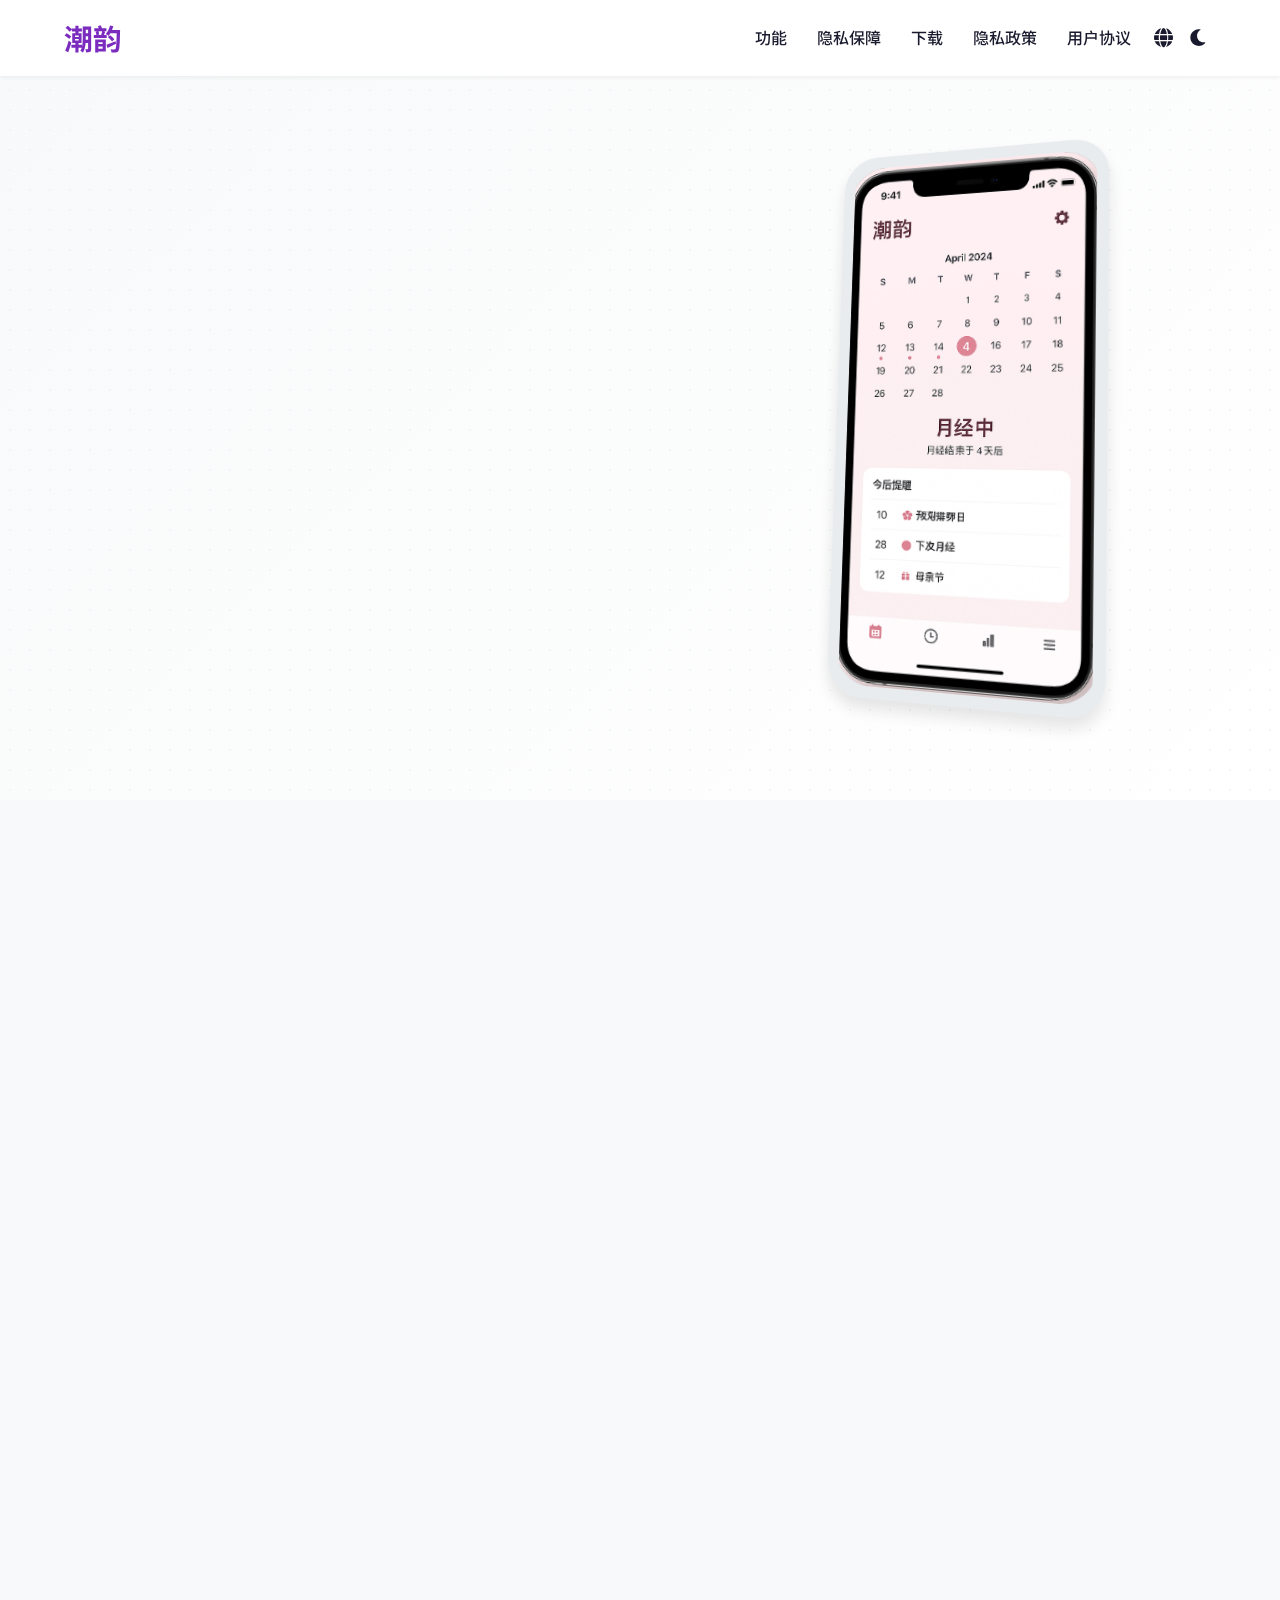
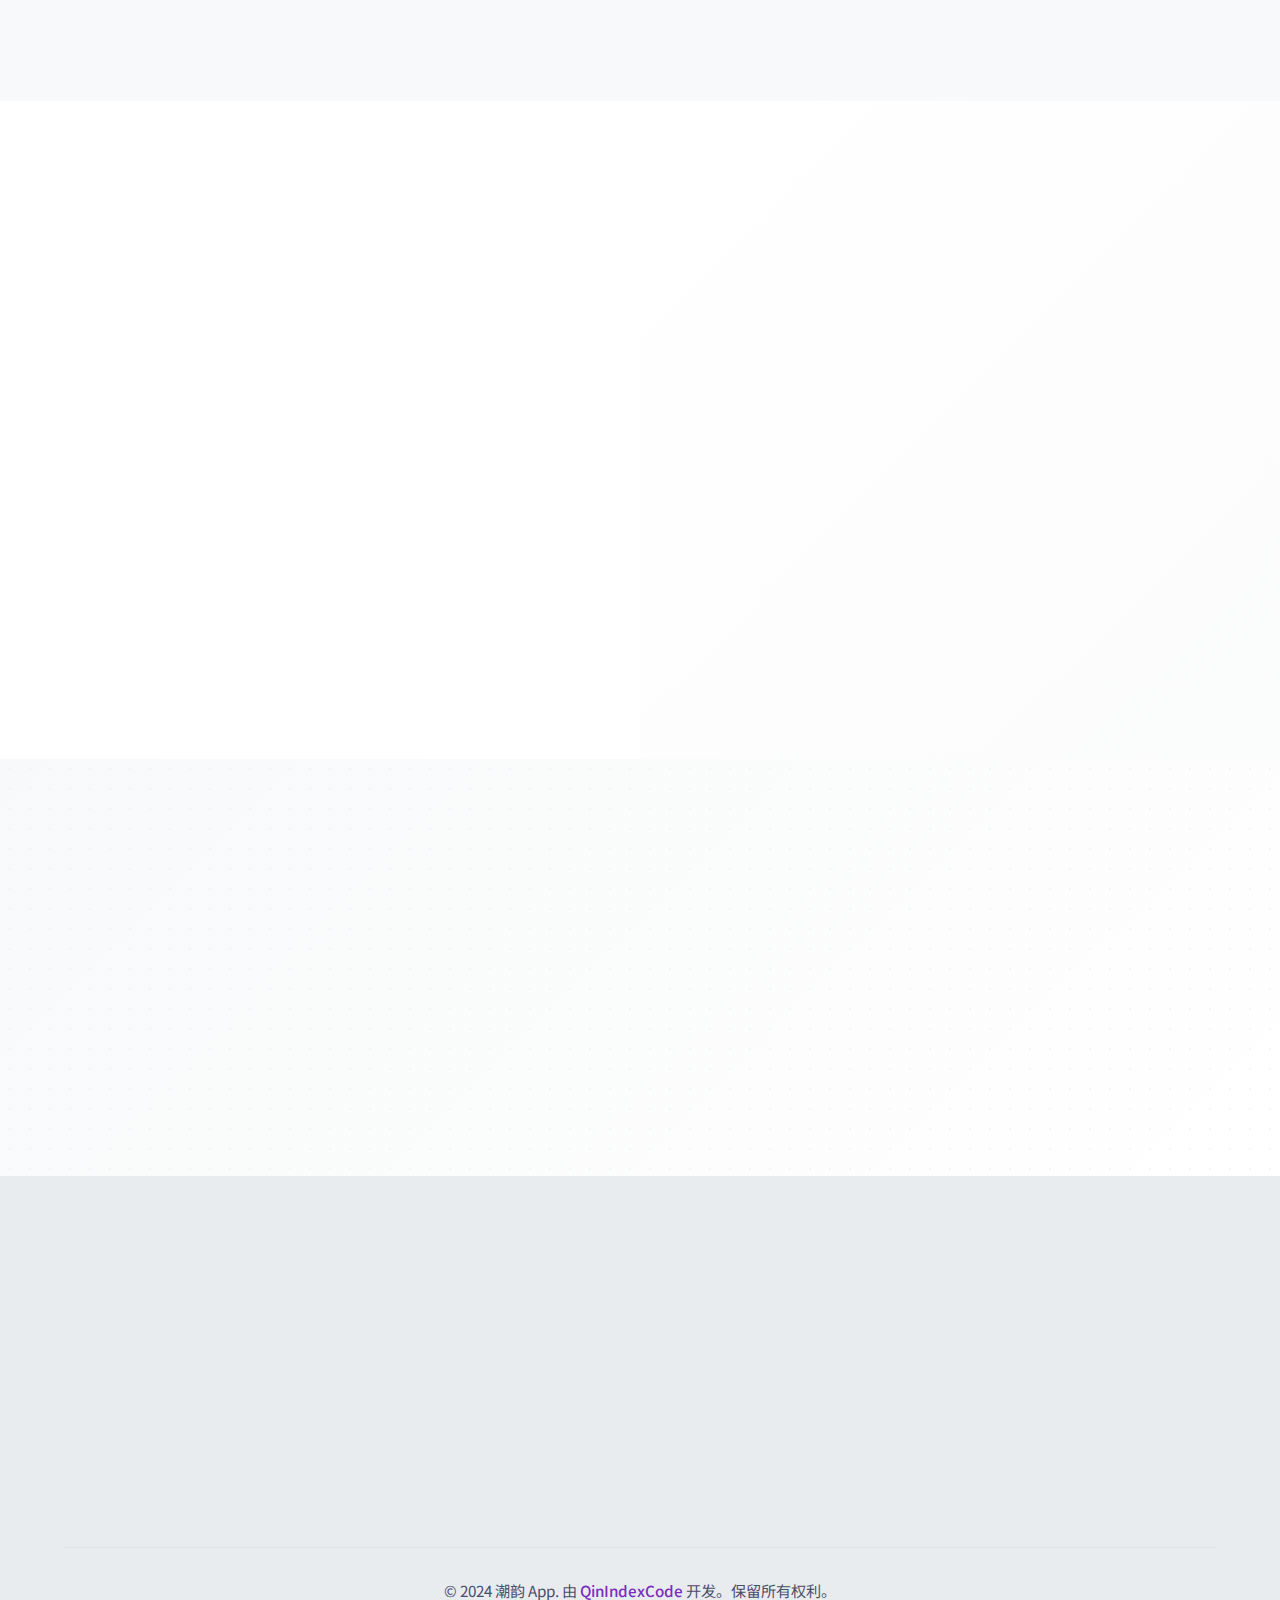
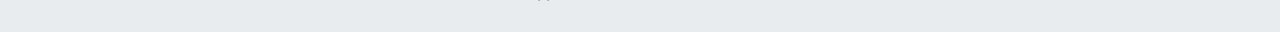
<file: index.html>
<!DOCTYPE html>
<html lang="zh-CN" class="light-mode">
<head>
    <meta charset="UTF-8">
    <meta name="viewport" content="width=device-width, initial-scale=1.0">
    <title>潮韵 - 专业的生理期追踪应用</title>
    <link rel="stylesheet" href="css/styles.css">
    <link rel="stylesheet" href="https://cdnjs.cloudflare.com/ajax/libs/font-awesome/6.0.0-beta3/css/all.min.css">
    <link rel="preconnect" href="https://fonts.googleapis.com">
    <link rel="preconnect" href="https://fonts.gstatic.com" crossorigin>
    <link href="https://fonts.googleapis.com/css2?family=Noto+Sans+SC:wght@300;400;500;600;700&display=swap" rel="stylesheet">
</head>
<body>
    <header>
        <nav>
            <div class="logo">
                <span class="logo-text">潮韵</span>
            </div>
            <div class="nav-links">
                <a href="#features" class="nav-link">功能</a>
                <a href="#privacy" class="nav-link">隐私保障</a>
                <a href="#download" class="nav-link">下载</a>
                <a href="privacy.html" class="nav-link">隐私政策</a>
                <a href="terms.html" class="nav-link">用户协议</a>
                <button id="language-toggle" class="icon-btn" aria-label="切换语言">
                    <i class="fas fa-globe"></i>
                </button>
                <button id="theme-toggle" class="icon-btn" aria-label="切换主题">
                    <i class="fas fa-moon"></i>
                </button>
            </div>
            <div class="menu-toggle">
                <i class="fas fa-bars"></i>
            </div>
        </nav>
    </header>

    <section class="hero">
        <div class="hero-content">
            <h1 class="reveal-text"><span class="accent">潮韵</span> - 您的专业生理期管理工具</h1>
            <p class="reveal-text delay-1">安全、私密、精准的生理期追踪应用，由个人开发者 QinIndexCode 精心打造</p>
            <div class="hero-buttons reveal-text delay-2">
                <a href="#download" class="btn primary">立即下载</a>
                <a href="#features" class="btn secondary">了解更多</a>
            </div>
        </div>
        <div class="hero-image reveal-slide">
            <div class="phone-mockup">
                <img src="images/app-preview.png" alt="潮韵应用预览" class="app-preview">
            </div>
        </div>
    </section>

    <section id="features" class="features">
        <h2 class="section-title reveal-text">核心功能</h2>
        <div class="feature-grid">
            <div class="feature-card reveal-fade">
                <div class="feature-icon">
                    <i class="fas fa-shield-alt"></i>
                </div>
                <h3>数据本地化</h3>
                <p>所有数据存储在您的设备上，确保隐私安全，无需担心数据泄露</p>
            </div>
            <div class="feature-card reveal-fade delay-1">
                <div class="feature-icon">
                    <i class="fas fa-bell"></i>
                </div>
                <h3>智能提醒</h3>
                <p>节日提醒、经期临近提醒、生日提醒，重要日子不再错过</p>
            </div>
            <div class="feature-card reveal-fade delay-2">
                <div class="feature-icon">
                    <i class="fas fa-calculator"></i>
                </div>
                <h3>本地算法</h3>
                <p>预测算法全部在本地运行，不进行任何联网，保护您的隐私</p>
            </div>
            <div class="feature-card reveal-fade delay-3">
                <div class="feature-icon">
                    <i class="fas fa-language"></i>
                </div>
                <h3>多语言支持</h3>
                <p>支持中文和英文界面，满足不同用户的需求</p>
            </div>
            <div class="feature-card reveal-fade delay-4">
                <div class="feature-icon">
                    <i class="fas fa-paint-brush"></i>
                </div>
                <h3>多主题选择</h3>
                <p>多种主题可选，个性化您的应用界面</p>
            </div>
            <div class="feature-card reveal-fade delay-5">
                <div class="feature-icon">
                    <i class="fas fa-code"></i>
                </div>
                <h3>个人开发</h3>
                <p>由GitHub开发者QinIndexCode独立开发，专注用户体验</p>
            </div>
        </div>
    </section>

    <section id="privacy" class="privacy">
        <div class="privacy-content reveal-slide">
            <h2 class="section-title">隐私至上</h2>
            <p>在潮韵，我们深知生理期数据的敏感性。因此，我们采取了以下措施保护您的隐私：</p>
            <ul class="privacy-list">
                <li class="reveal-fade"><i class="fas fa-check"></i> <span>所有数据仅存储在您的设备上</span></li>
                <li class="reveal-fade delay-1"><i class="fas fa-check"></i> <span>无需创建账户或提供个人信息</span></li>
                <li class="reveal-fade delay-2"><i class="fas fa-check"></i> <span>应用不收集任何用户数据</span></li>
                <li class="reveal-fade delay-3"><i class="fas fa-check"></i> <span>无广告，无追踪</span></li>
                <li class="reveal-fade delay-4"><i class="fas fa-check"></i> <span>开源代码，透明可信</span></li>
            </ul>
            <a href="privacy.html" class="btn secondary reveal-fade delay-5">查看完整隐私政策</a>
        </div>
        <div class="privacy-image reveal-slide-right">
            <img src="images/privacy.png" alt="隐私保障插图" class="privacy-illustration">
        </div>
    </section>

    <section id="download" class="download">
        <h2 class="section-title reveal-text">立即下载</h2>
        <p class="reveal-text delay-1">开始使用潮韵，掌握您的生理周期</p>
        <div class="download-options reveal-fade delay-2">
            <a href="https://github.com/QinIndexCode/chaoyun/releases" class="download-btn" target="_blank">
                <i class="fab fa-github"></i>
                <span>GitHub 下载</span>
            </a>
            <a href="#" class="download-btn">
                <i class="fab fa-google-play"></i>
                <span>Google Play</span>
            </a>
            <a href="#" class="download-btn">
                <i class="fab fa-apple"></i>
                <span>App Store</span>
            </a>
        </div>
    </section>

    <footer>
        <div class="footer-content">
            <div class="footer-logo reveal-fade">
                <h3>潮韵</h3>
                <p>您的专业生理期管理工具</p>
            </div>
            <div class="footer-links reveal-fade delay-1">
                <h4>链接</h4>
                <a href="#features">功能</a>
                <a href="#privacy">隐私</a>
                <a href="#download">下载</a>
                <a href="privacy.html">隐私政策</a>
                <a href="terms.html">用户协议</a>
            </div>
            <div class="footer-contact reveal-fade delay-2">
                <h4>联系开发者</h4>
                <a href="https://github.com/QinIndexCode" target="_blank"><i class="fab fa-github"></i> GitHub</a>
                <a href="mailto:contact@chaoyun-app.com"><i class="fas fa-envelope"></i> Email</a>
            </div>
        </div>
        <div class="footer-bottom">
            <p>&copy; 2024 潮韵 App. 由 <a href="https://github.com/QinIndexCode" target="_blank">QinIndexCode</a> 开发。保留所有权利。</p>
        </div>
    </footer>

    <script src="js/main.js"></script>
</body>
</html>
</file>
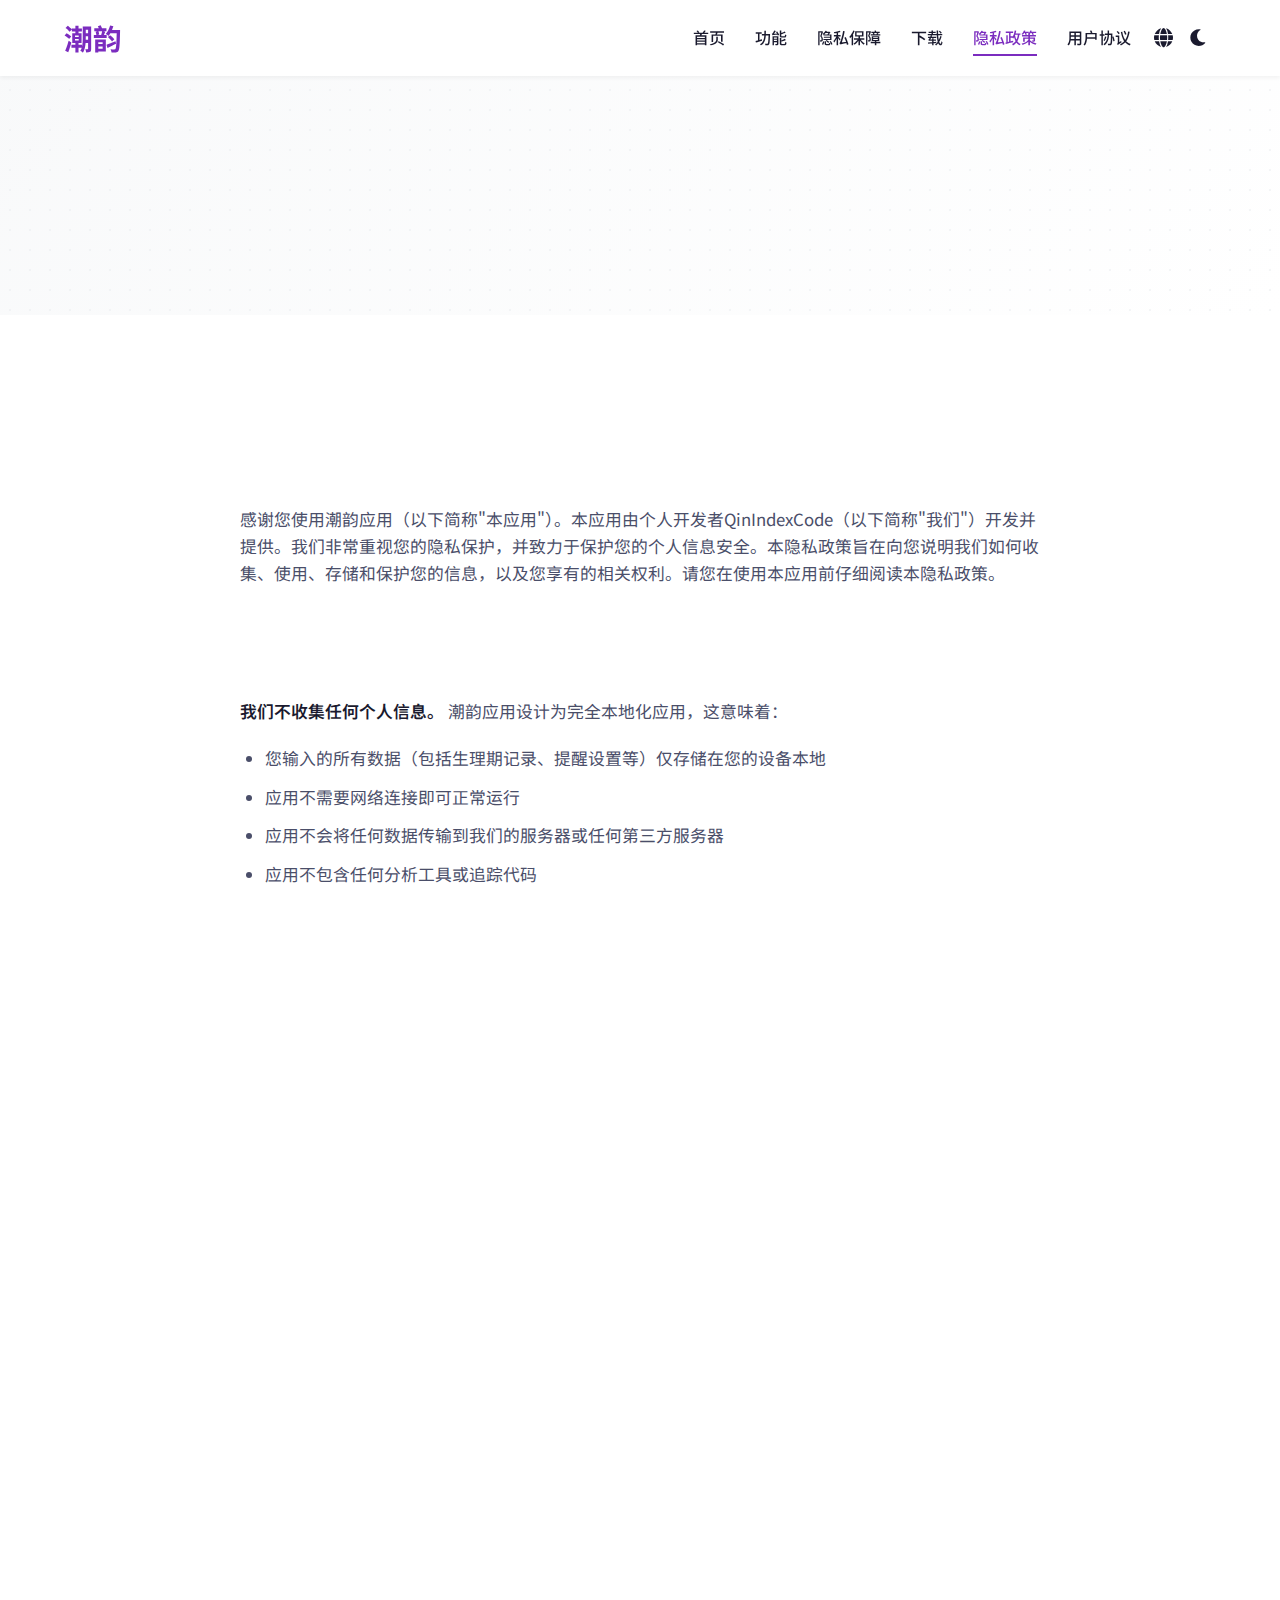
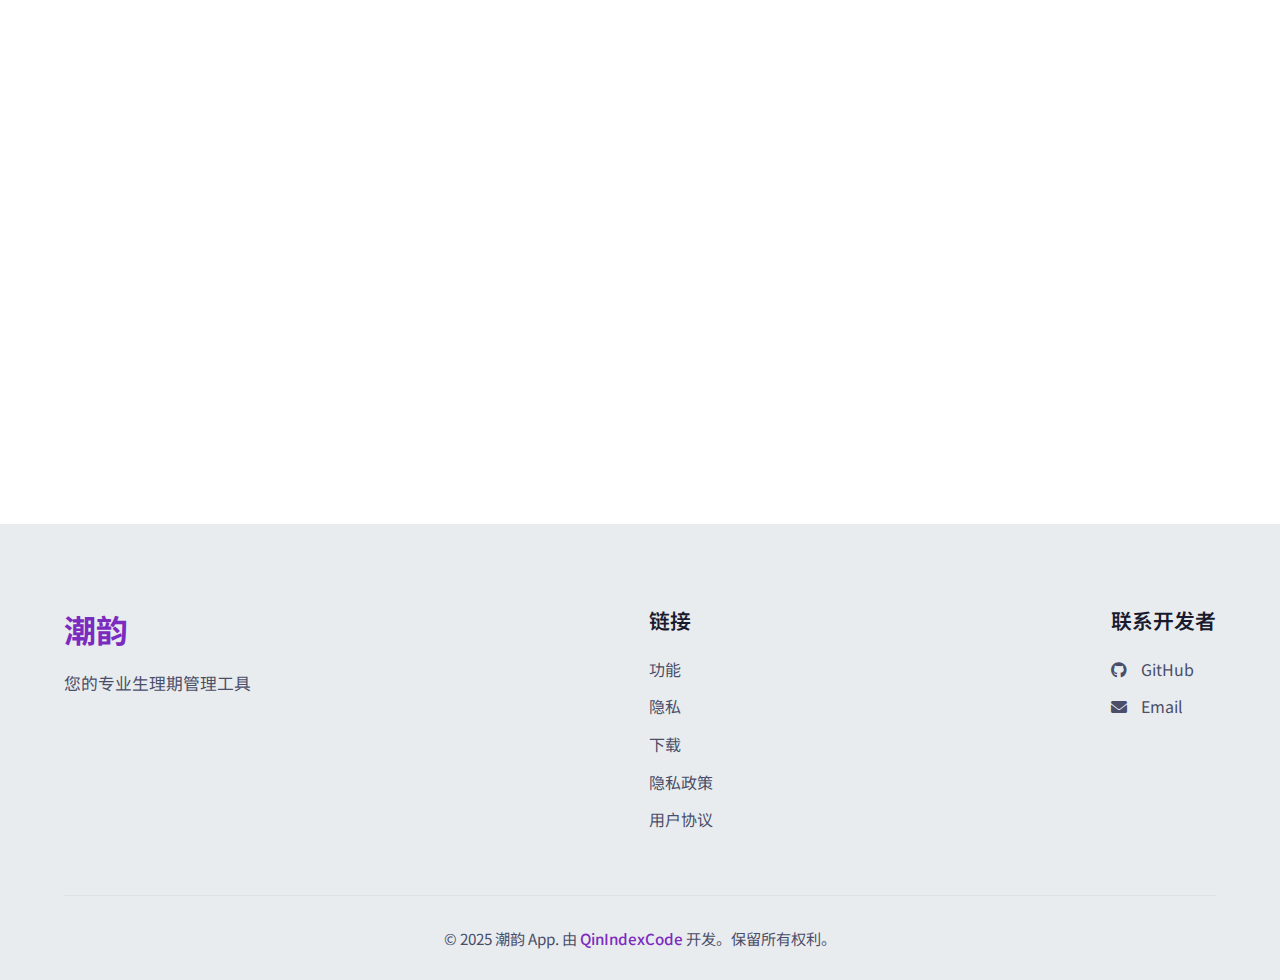
<file: privacy.html>
<!DOCTYPE html>
<html lang="zh-CN" class="light-mode">
<head>
    <meta charset="UTF-8">
    <meta name="viewport" content="width=device-width, initial-scale=1.0">
    <title>隐私政策 - 潮韵</title>
    <link rel="stylesheet" href="css/styles.css">
    <link rel="stylesheet" href="https://cdnjs.cloudflare.com/ajax/libs/font-awesome/6.0.0-beta3/css/all.min.css">
    <link rel="preconnect" href="https://fonts.googleapis.com">
    <link rel="preconnect" href="https://fonts.gstatic.com" crossorigin>
    <link href="https://fonts.googleapis.com/css2?family=Noto+Sans+SC:wght@300;400;500;600;700&display=swap" rel="stylesheet">
</head>
<body>
    <header>
        <nav>
            <div class="logo">
                <span class="logo-text">潮韵</span>
            </div>
            <div class="nav-links">
                <a href="index.html" class="nav-link">首页</a>
                <a href="index.html#features" class="nav-link">功能</a>
                <a href="index.html#privacy" class="nav-link">隐私保障</a>
                <a href="index.html#download" class="nav-link">下载</a>
                <a href="privacy.html" class="nav-link active">隐私政策</a>
                <a href="terms.html" class="nav-link">用户协议</a>
                <button id="language-toggle" class="icon-btn" aria-label="切换语言">
                    <i class="fas fa-globe"></i>
                </button>
                <button id="theme-toggle" class="icon-btn" aria-label="切换主题">
                    <i class="fas fa-moon"></i>
                </button>
            </div>
            <div class="menu-toggle">
                <i class="fas fa-bars"></i>
            </div>
        </nav>
    </header>

    <section class="page-header">
        <h1 class="reveal-text">隐私政策</h1>
        <p class="reveal-text delay-1">最后更新: 2024年5月23日</p>
    </section>

    <section class="content-section">
        <div class="container">
            <div class="policy-content">
                <h2 class="reveal-text">引言</h2>
                <p class="reveal-fade">感谢您使用潮韵应用（以下简称"本应用"）。本应用由个人开发者QinIndexCode（以下简称"我们"）开发并提供。我们非常重视您的隐私保护，并致力于保护您的个人信息安全。本隐私政策旨在向您说明我们如何收集、使用、存储和保护您的信息，以及您享有的相关权利。请您在使用本应用前仔细阅读本隐私政策。</p>

                <h2 class="reveal-text">信息收集</h2>
                <p class="reveal-fade"><strong>我们不收集任何个人信息。</strong> 潮韵应用设计为完全本地化应用，这意味着：</p>
                <ul class="reveal-fade delay-1">
                    <li>您输入的所有数据（包括生理期记录、提醒设置等）仅存储在您的设备本地</li>
                    <li>应用不需要网络连接即可正常运行</li>
                    <li>应用不会将任何数据传输到我们的服务器或任何第三方服务器</li>
                    <li>应用不包含任何分析工具或追踪代码</li>
                </ul>

                <h2 class="reveal-text">数据存储</h2>
                <p class="reveal-fade">所有数据均存储在您设备的本地存储中。您可以随时通过应用内的设置选项备份或删除您的数据。如果您卸载应用，所有相关数据将从您的设备中删除，且无法恢复。</p>

                <h2 class="reveal-text">权限使用</h2>
                <p class="reveal-fade">本应用可能会请求以下设备权限：</p>
                <ul class="reveal-fade delay-1">
                    <li><strong>存储权限</strong>：用于备份和恢复您的数据</li>
                    <li><strong>通知权限</strong>：用于发送您设置的提醒</li>
                </ul>
                <p class="reveal-fade delay-2">您可以随时在设备设置中管理这些权限。</p>

                <h2 class="reveal-text">第三方服务</h2>
                <p class="reveal-fade">本应用不使用任何第三方服务、分析工具或广告服务。</p>

                <h2 class="reveal-text">儿童隐私</h2>
                <p class="reveal-fade">本应用不针对13岁以下儿童设计。我们不会故意收集13岁以下儿童的个人信息。如果您是父母或监护人，发现您的孩子向我们提供了个人信息，请联系我们，我们将采取措施删除相关信息。</p>

                <h2 class="reveal-text">隐私政策更新</h2>
                <p class="reveal-fade">我们可能会不时更新本隐私政策。当我们进行重大变更时，我们会在应用内通知您，并提供更新后的隐私政策。我们建议您定期查看本页面以获取最新信息。</p>

                <h2 class="reveal-text">联系我们</h2>
                <p class="reveal-fade">如果您对本隐私政策有任何疑问或建议，请通过以下方式联系我们：</p>
                <p class="reveal-fade delay-1">GitHub: <a href="https://github.com/QinIndexCode" target="_blank">QinIndexCode</a></p>
                <p class="reveal-fade delay-2">Email: contact@chaoyun-app.com</p>
            </div>
        </div>
    </section>

    <footer>
        <div class="footer-content">
            <div class="footer-logo">
                <h3>潮韵</h3>
                <p>您的专业生理期管理工具</p>
            </div>
            <div class="footer-links">
                <h4>链接</h4>
                <a href="index.html#features">功能</a>
                <a href="index.html#privacy">隐私</a>
                <a href="index.html#download">下载</a>
                <a href="privacy.html">隐私政策</a>
                <a href="terms.html">用户协议</a>
            </div>
            <div class="footer-contact">
                <h4>联系开发者</h4>
                <a href="https://github.com/QinIndexCode" target="_blank"><i class="fab fa-github"></i> GitHub</a>
                <a href="mailto:contact@chaoyun-app.com"><i class="fas fa-envelope"></i> Email</a>
            </div>
        </div>
        <div class="footer-bottom">
            <p>&copy; 2025 潮韵 App. 由 <a href="https://github.com/QinIndexCode" target="_blank">QinIndexCode</a> 开发。保留所有权利。</p>
        </div>
    </footer>

    <script src="js/main.js"></script>
</body>
</html>
</file>
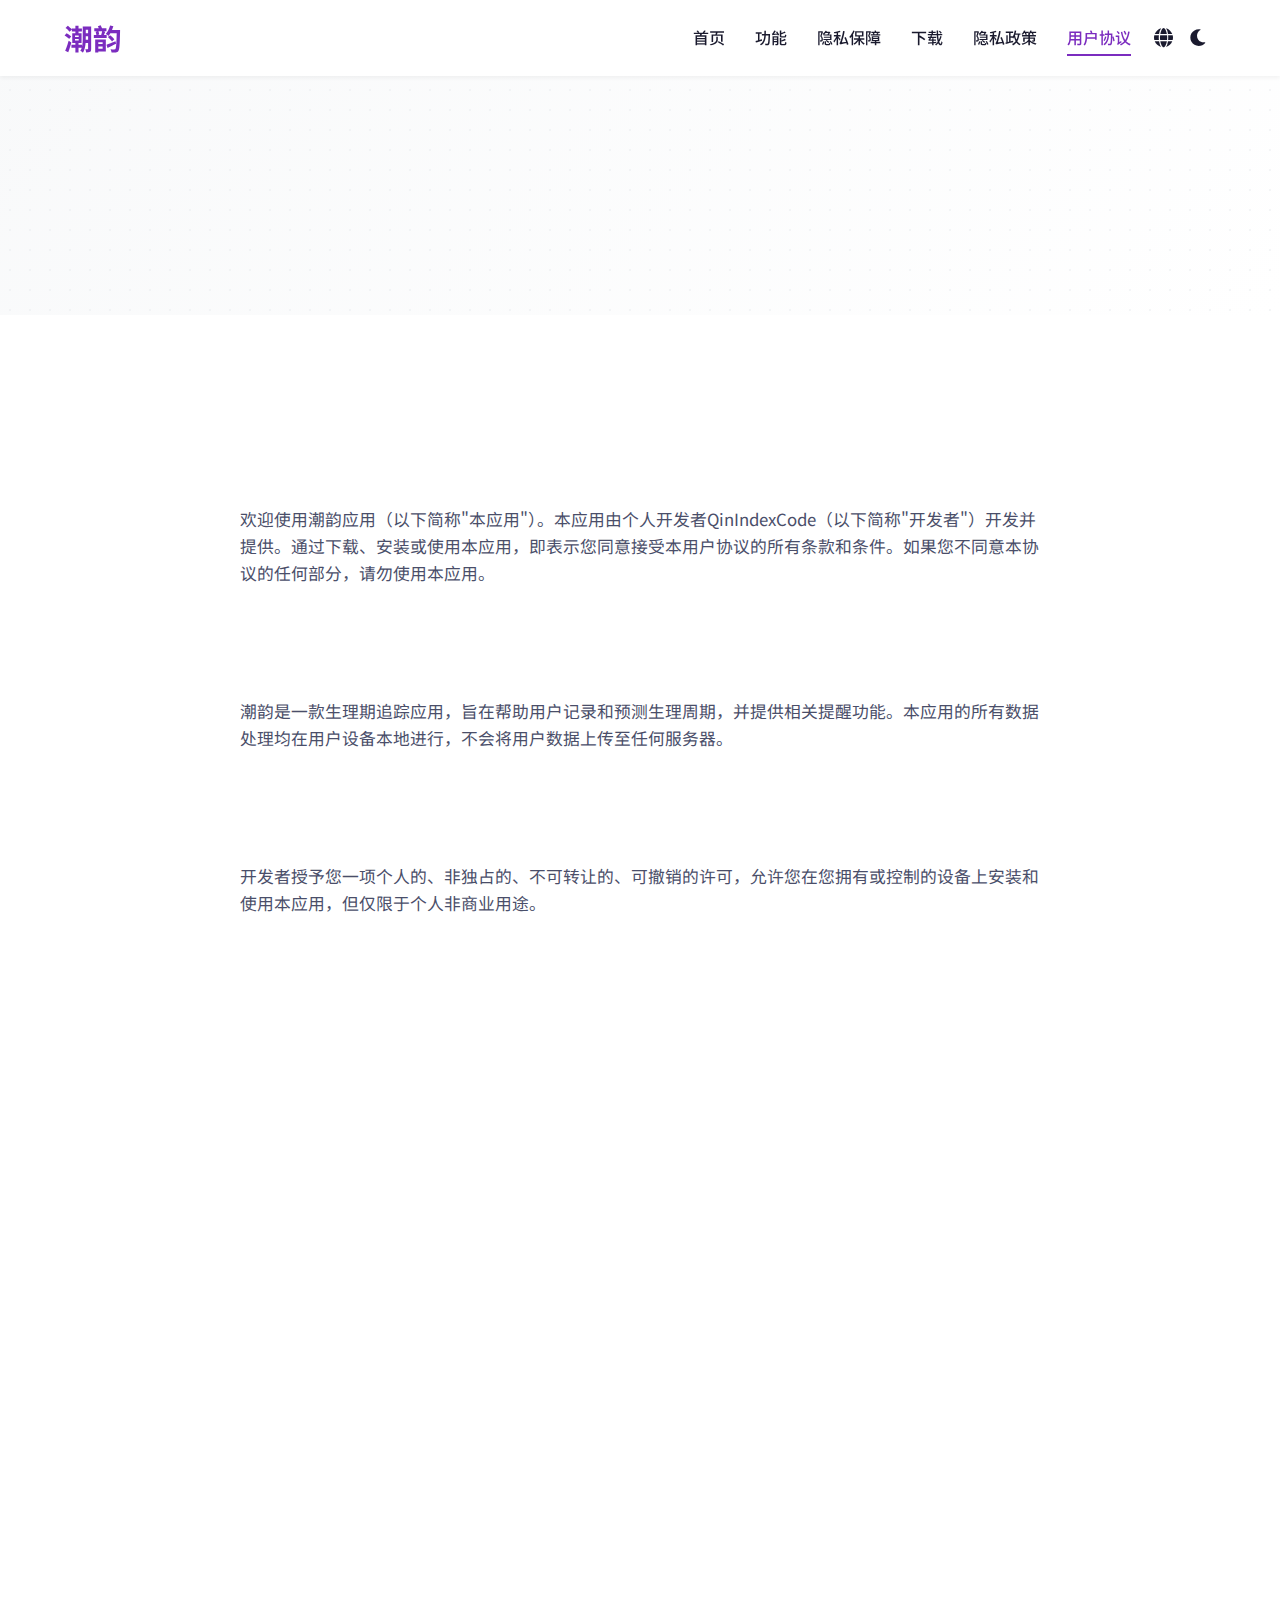
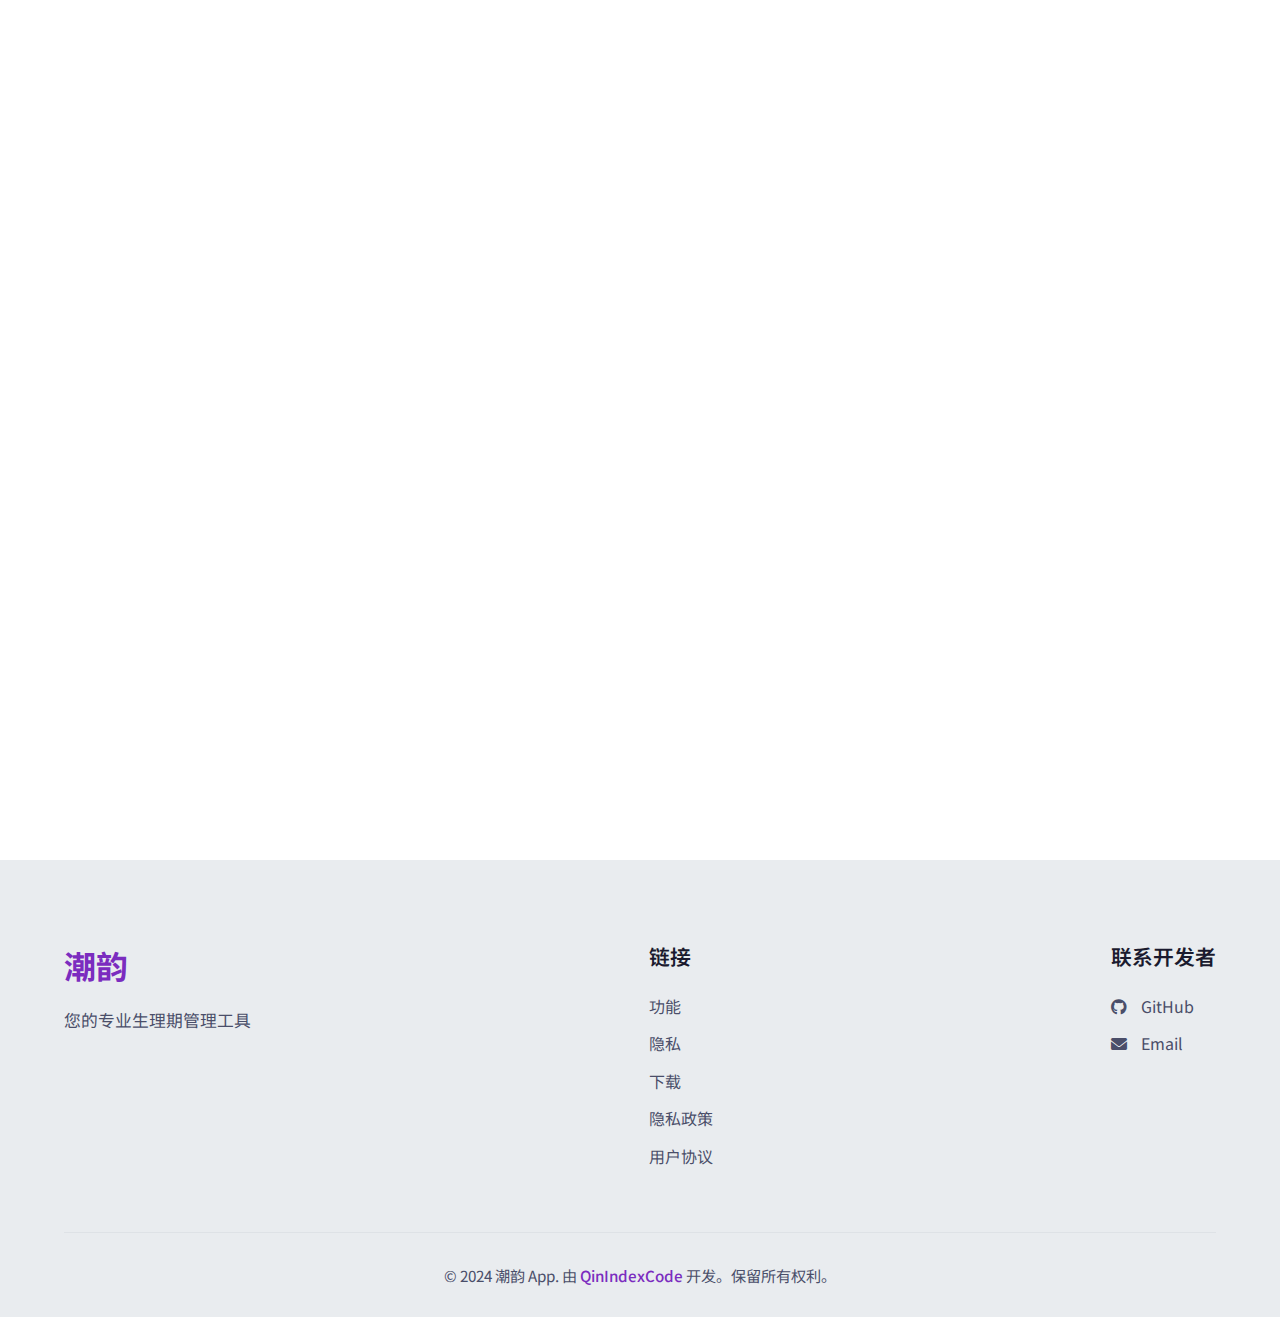
<file: terms.html>
<!DOCTYPE html>
<html lang="zh-CN" class="light-mode">
<head>
    <meta charset="UTF-8">
    <meta name="viewport" content="width=device-width, initial-scale=1.0">
    <title>用户协议 - 潮韵</title>
    <link rel="stylesheet" href="css/styles.css">
    <link rel="stylesheet" href="https://cdnjs.cloudflare.com/ajax/libs/font-awesome/6.0.0-beta3/css/all.min.css">
    <link rel="preconnect" href="https://fonts.googleapis.com">
    <link rel="preconnect" href="https://fonts.gstatic.com" crossorigin>
    <link href="https://fonts.googleapis.com/css2?family=Noto+Sans+SC:wght@300;400;500;600;700&display=swap" rel="stylesheet">
</head>
<body>
    <header>
        <nav>
            <div class="logo">
                <span class="logo-text">潮韵</span>
            </div>
            <div class="nav-links">
                <a href="index.html" class="nav-link">首页</a>
                <a href="index.html#features" class="nav-link">功能</a>
                <a href="index.html#privacy" class="nav-link">隐私保障</a>
                <a href="index.html#download" class="nav-link">下载</a>
                <a href="privacy.html" class="nav-link">隐私政策</a>
                <a href="terms.html" class="nav-link active">用户协议</a>
                <button id="language-toggle" class="icon-btn" aria-label="切换语言">
                    <i class="fas fa-globe"></i>
                </button>
                <button id="theme-toggle" class="icon-btn" aria-label="切换主题">
                    <i class="fas fa-moon"></i>
                </button>
            </div>
            <div class="menu-toggle">
                <i class="fas fa-bars"></i>
            </div>
        </nav>
    </header>

    <section class="page-header">
        <h1 class="reveal-text">用户协议</h1>
        <p class="reveal-text delay-1">最后更新: 2024年4月23日</p>
    </section>

    <section class="content-section">
        <div class="container">
            <div class="policy-content">
                <h2 class="reveal-text">接受条款</h2>
                <p class="reveal-fade">欢迎使用潮韵应用（以下简称"本应用"）。本应用由个人开发者QinIndexCode（以下简称"开发者"）开发并提供。通过下载、安装或使用本应用，即表示您同意接受本用户协议的所有条款和条件。如果您不同意本协议的任何部分，请勿使用本应用。</p>

                <h2 class="reveal-text">应用描述</h2>
                <p class="reveal-fade">潮韵是一款生理期追踪应用，旨在帮助用户记录和预测生理周期，并提供相关提醒功能。本应用的所有数据处理均在用户设备本地进行，不会将用户数据上传至任何服务器。</p>

                <h2 class="reveal-text">使用许可</h2>
                <p class="reveal-fade">开发者授予您一项个人的、非独占的、不可转让的、可撤销的许可，允许您在您拥有或控制的设备上安装和使用本应用，但仅限于个人非商业用途。</p>

                <h2 class="reveal-text">使用限制</h2>
                <p class="reveal-fade">您同意不会：</p>
                <ul class="reveal-fade delay-1">
                    <li>对本应用进行反向工程、反编译或试图获取源代码（除非适用法律明确允许）</li>
                    <li>移除、更改或掩盖本应用中的任何版权、商标或其他专有权声明</li>
                    <li>将本应用用于任何非法目的或违反任何适用法律法规的活动</li>
                    <li>分发、出租、出借、转售、转让、公开展示或公开表演本应用的任何部分</li>
                    <li>使用本应用传输任何病毒、蠕虫、木马或其他恶意代码</li>
                </ul>

                <h2 class="reveal-text">免责声明</h2>
                <p class="reveal-fade">本应用按"现状"和"可用"的基础提供，不提供任何明示或暗示的保证。开发者不保证本应用的功能将满足您的要求，或者本应用的运行不会中断或无错误。</p>
                
                <p class="reveal-fade delay-1"><strong>医疗免责声明：</strong>本应用不是医疗设备，不提供医疗建议，也不能替代专业医疗咨询。本应用提供的预测和建议仅供参考，不应被视为医疗诊断或治疗建议。如有健康问题，请咨询专业医疗人员。</p>

                <h2 class="reveal-text">责任限制</h2>
                <p class="reveal-fade">在适用法律允许的最大范围内，开发者不对因使用或无法使用本应用而导致的任何直接、间接、偶然、特殊、惩罚性或后果性损害承担责任，包括但不限于数据丢失、业务中断或任何其他商业损害或损失。</p>

                <h2 class="reveal-text">终止</h2>
                <p class="reveal-fade">本协议在您或开发者终止前持续有效。您可以随时通过卸载本应用来终止本协议。如果您违反本协议的任何条款，本协议将自动终止，无需另行通知。</p>

                <h2 class="reveal-text">变更</h2>
                <p class="reveal-fade">开发者保留随时修改本协议的权利。修改后的协议将在本应用内或通过其他方式公布。继续使用本应用即表示您接受修改后的协议。</p>

                <h2 class="reveal-text">适用法律</h2>
                <p class="reveal-fade">本协议受中华人民共和国法律管辖，并按其解释，不考虑法律冲突原则。</p>

                <h2 class="reveal-text">联系我们</h2>
                <p class="reveal-fade">如果您对本用户协议有任何疑问或建议，请通过以下方式联系我们：</p>
                <p class="reveal-fade delay-1">GitHub: <a href="https://github.com/QinIndexCode" target="_blank">QinIndexCode</a></p>
                <p class="reveal-fade delay-2">Email: contact@chaoyun-app.com</p>
            </div>
        </div>
    </section>

    <footer>
        <div class="footer-content">
            <div class="footer-logo">
                <h3>潮韵</h3>
                <p>您的专业生理期管理工具</p>
            </div>
            <div class="footer-links">
                <h4>链接</h4>
                <a href="index.html#features">功能</a>
                <a href="index.html#privacy">隐私</a>
                <a href="index.html#download">下载</a>
                <a href="privacy.html">隐私政策</a>
                <a href="terms.html">用户协议</a>
            </div>
            <div class="footer-contact">
                <h4>联系开发者</h4>
                <a href="https://github.com/QinIndexCode" target="_blank"><i class="fab fa-github"></i> GitHub</a>
                <a href="mailto:contact@chaoyun-app.com"><i class="fas fa-envelope"></i> Email</a>
            </div>
        </div>
        <div class="footer-bottom">
            <p>&copy; 2024 潮韵 App. 由 <a href="https://github.com/QinIndexCode" target="_blank">QinIndexCode</a> 开发。保留所有权利。</p>
        </div>
    </footer>

    <script src="js/main.js"></script>
</body>
</html>
</file>
<file: css/styles.css>
/* 全局变量 - 亮色模式 */
:root {
  /* 主色调 */
  --primary-color: #7b2cbf;
  --primary-light: #9d4edd;
  --primary-dark: #5a189a;
  --accent-color: #ff758f;

  /* 文本颜色 */
  --text-primary: #1a1a2e;
  --text-secondary: #4a4e69;
  --text-tertiary: #686d76;

  /* 背景颜色 */
  --bg-primary: #ffffff;
  --bg-secondary: #f8f9fa;
  --bg-tertiary: #e9ecef;

  /* 边框和阴影 */
  --border-color: #dee2e6;
  --shadow-sm: 0 2px 4px rgba(0, 0, 0, 0.05);
  --shadow-md: 0 4px 6px rgba(0, 0, 0, 0.1);
  --shadow-lg: 0 10px 15px rgba(0, 0, 0, 0.1);

  /* 功能色 */
  --success-color: #2b9348;
  --error-color: #d00000;
  --warning-color: #ffb703;
  --info-color: #4361ee;

  /* 动画时间 */
  --transition-fast: 0.2s;
  --transition-normal: 0.3s;
  --transition-slow: 0.5s;

  /* 字体 */
  --font-family: "Noto Sans SC", sans-serif;
}

/* 暗色模式变量 */
.dark-mode {
  /* 主色调 */
  --primary-color: #9d4edd;
  --primary-light: #c77dff;
  --primary-dark: #7b2cbf;
  --accent-color: #ff758f;

  /* 文本颜色 */
  --text-primary: #f8f9fa;
  --text-secondary: #e9ecef;
  --text-tertiary: #ced4da;

  /* 背景颜色 */
  --bg-primary: #121212;
  --bg-secondary: #1e1e1e;
  --bg-tertiary: #2d2d2d;

  /* 边框和阴影 */
  --border-color: #4a4e69;
  --shadow-sm: 0 2px 4px rgba(0, 0, 0, 0.2);
  --shadow-md: 0 4px 6px rgba(0, 0, 0, 0.3);
  --shadow-lg: 0 10px 15px rgba(0, 0, 0, 0.4);
}

/* 基础样式 */
* {
  margin: 0;
  padding: 0;
  box-sizing: border-box;
}

html {
  scroll-behavior: smooth;
}

body {
  font-family: var(--font-family);
  color: var(--text-primary);
  background-color: var(--bg-primary);
  line-height: 1.6;
  transition: background-color var(--transition-normal), color var(--transition-normal);
}

a {
  text-decoration: none;
  color: var(--primary-color);
  transition: color var(--transition-normal);
}

a:hover {
  color: var(--primary-light);
}

.container {
  width: 100%;
  max-width: 1200px;
  margin: 0 auto;
  padding: 0 20px;
}

/* 按钮样式 */
.btn {
  display: inline-flex;
  align-items: center;
  justify-content: center;
  padding: 12px 28px;
  border-radius: 8px;
  font-weight: 600;
  font-size: 1rem;
  text-align: center;
  cursor: pointer;
  transition: all var(--transition-normal);
  border: none;
  outline: none;
  position: relative;
  overflow: hidden;
}

.btn::after {
  content: "";
  position: absolute;
  width: 100%;
  height: 100%;
  top: 0;
  left: 0;
  pointer-events: none;
  background-image: radial-gradient(circle, rgba(255, 255, 255, 0.3) 10%, transparent 10.01%);
  background-repeat: no-repeat;
  background-position: 50%;
  transform: scale(10, 10);
  opacity: 0;
  transition: transform 0.5s, opacity 1s;
}

.btn:active::after {
  transform: scale(0, 0);
  opacity: 0.3;
  transition: 0s;
}

.primary {
  background-color: var(--primary-color);
  color: white;
  box-shadow: var(--shadow-md);
}

.primary:hover {
  background-color: var(--primary-dark);
  transform: translateY(-2px);
  box-shadow: var(--shadow-lg);
}

.secondary {
  background-color: transparent;
  color: var(--primary-color);
  border: 2px solid var(--primary-color);
}

.secondary:hover {
  background-color: var(--primary-color);
  color: white;
  transform: translateY(-2px);
  box-shadow: var(--shadow-md);
}

.icon-btn {
  background: transparent;
  border: none;
  color: var(--text-primary);
  font-size: 1.2rem;
  cursor: pointer;
  padding: 8px;
  border-radius: 50%;
  display: flex;
  align-items: center;
  justify-content: center;
  transition: background-color var(--transition-normal), color var(--transition-normal);
}

.icon-btn:hover {
  background-color: var(--bg-tertiary);
  color: var(--primary-color);
}

.accent {
  color: var(--primary-color);
}

/* 导航栏 */
header {
  position: fixed;
  top: 0;
  left: 0;
  width: 100%;
  background-color: var(--bg-primary);
  box-shadow: var(--shadow-sm);
  z-index: 1000;
  transition: background-color var(--transition-normal), box-shadow var(--transition-normal);
  backdrop-filter: blur(10px);
}

nav {
  display: flex;
  justify-content: space-between;
  align-items: center;
  padding: 15px 5%;
  max-width: 1400px;
  margin: 0 auto;
}

.logo {
  display: flex;
  align-items: center;
}

.logo-text {
  font-size: 1.8rem;
  font-weight: 700;
  color: var(--primary-color);
  transition: color var(--transition-normal);
  position: relative;
  overflow: hidden;
}

.logo-text::after {
  content: "";
  position: absolute;
  bottom: 0;
  left: 0;
  width: 100%;
  height: 2px;
  background-color: var(--primary-color);
  transform: translateX(-100%);
  transition: transform var(--transition-normal);
}

.logo:hover .logo-text::after {
  transform: translateX(0);
}

.nav-links {
  display: flex;
  align-items: center;
}

.nav-link {
  margin: 0 15px;
  color: var(--text-primary);
  font-weight: 500;
  position: relative;
  transition: color var(--transition-normal);
}

.nav-link::after {
  content: "";
  position: absolute;
  bottom: -5px;
  left: 0;
  width: 100%;
  height: 2px;
  background-color: var(--primary-color);
  transform: scaleX(0);
  transform-origin: right;
  transition: transform var(--transition-normal);
}

.nav-link:hover::after,
.nav-link.active::after {
  transform: scaleX(1);
  transform-origin: left;
}

.nav-link:hover,
.nav-link.active {
  color: var(--primary-color);
}

.menu-toggle {
  display: none;
  font-size: 1.5rem;
  cursor: pointer;
  color: var(--text-primary);
  transition: color var(--transition-normal);
}

.menu-toggle:hover {
  color: var(--primary-color);
}

/* 英雄区 */
.hero {
  display: flex;
  align-items: center;
  justify-content: space-between;
  padding: 140px 5% 100px;
  background: linear-gradient(135deg, var(--bg-secondary) 0%, var(--bg-primary) 100%);
  position: relative;
  overflow: hidden;
}

.hero::before {
  content: "";
  position: absolute;
  top: 0;
  left: 0;
  width: 100%;
  height: 100%;
  background-image: radial-gradient(var(--bg-tertiary) 1px, transparent 1px);
  background-size: 20px 20px;
  opacity: 0.5;
}

.hero-content {
  flex: 1;
  max-width: 600px;
  position: relative;
  z-index: 1;
}

.hero-content h1 {
  font-size: 3rem;
  margin-bottom: 20px;
  line-height: 1.2;
  font-weight: 700;
}

.hero-content p {
  font-size: 1.2rem;
  color: var(--text-secondary);
  margin-bottom: 30px;
}

.hero-buttons {
  display: flex;
  gap: 15px;
}

.hero-image {
  flex: 1;
  display: flex;
  justify-content: center;
  align-items: center;
  max-width: 500px;
  position: relative;
  z-index: 1;
}

.phone-mockup {
  position: relative;
  width: 280px;
  height: 560px;
  background-color: var(--bg-tertiary);
  border-radius: 36px;
  padding: 12px;
  box-shadow: var(--shadow-lg);
  overflow: hidden;
  transform: perspective(800px) rotateY(-15deg) rotateX(5deg);
  transition: transform var(--transition-normal);
}

.phone-mockup:hover {
  transform: perspective(800px) rotateY(-5deg) rotateX(2deg) translateY(-10px);
}

.app-preview {
  width: 100%;
  height: 100%;
  object-fit: cover;
  border-radius: 24px;
}

/* 功能区 */
.features {
  padding: 100px 5%;
  background-color: var(--bg-secondary);
  text-align: center;
  position: relative;
  overflow: hidden;
}

.section-title {
  font-size: 2.5rem;
  margin-bottom: 60px;
  position: relative;
  display: inline-block;
  font-weight: 700;
}

.section-title::after {
  content: "";
  position: absolute;
  bottom: -10px;
  left: 50%;
  transform: translateX(-50%);
  width: 60px;
  height: 3px;
  background-color: var(--primary-color);
}

.feature-grid {
  display: grid;
  grid-template-columns: repeat(auto-fit, minmax(300px, 1fr));
  gap: 30px;
  max-width: 1200px;
  margin: 0 auto;
}

.feature-card {
  background-color: var(--bg-primary);
  border-radius: 16px;
  padding: 40px 30px;
  box-shadow: var(--shadow-md);
  transition: transform var(--transition-normal), box-shadow var(--transition-normal);
  position: relative;
  overflow: hidden;
  z-index: 1;
}

.feature-card::before {
  content: "";
  position: absolute;
  top: 0;
  left: 0;
  width: 100%;
  height: 100%;
  background: linear-gradient(135deg, var(--primary-color) 0%, transparent 150%);
  opacity: 0;
  z-index: -1;
  transition: opacity var(--transition-normal);
}

.feature-card:hover {
  transform: translateY(-15px);
  box-shadow: var(--shadow-lg);
}

.feature-card:hover::before {
  opacity: 0.05;
}

.feature-icon {
  font-size: 2.5rem;
  color: var(--primary-color);
  margin-bottom: 25px;
  transition: transform var(--transition-normal);
}

.feature-card:hover .feature-icon {
  transform: scale(1.1);
}

.feature-card h3 {
  font-size: 1.5rem;
  margin-bottom: 15px;
  font-weight: 600;
  transition: color var(--transition-normal);
}

.feature-card p {
  color: var(--text-secondary);
  transition: color var(--transition-normal);
}

/* 隐私区 */
.privacy {
  display: flex;
  align-items: center;
  padding: 100px 5%;
  background-color: var(--bg-primary);
  position: relative;
  overflow: hidden;
}

.privacy::after {
  content: "";
  position: absolute;
  top: 0;
  right: 0;
  width: 50%;
  height: 100%;
  background: linear-gradient(135deg, transparent 0%, var(--bg-secondary) 100%);
  opacity: 0.5;
  z-index: 0;
}

.privacy-content {
  flex: 1;
  max-width: 600px;
  position: relative;
  z-index: 1;
}

.privacy-content h2 {
  font-size: 2.5rem;
  margin-bottom: 30px;
  position: relative;
  display: inline-block;
  font-weight: 700;
}

.privacy-content h2::after {
  content: "";
  position: absolute;
  bottom: -10px;
  left: 0;
  width: 60px;
  height: 3px;
  background-color: var(--primary-color);
}

.privacy-content p {
  margin-bottom: 25px;
  color: var(--text-secondary);
  font-size: 1.1rem;
}

.privacy-list {
  list-style: none;
  margin-bottom: 35px;
}

.privacy-list li {
  margin-bottom: 15px;
  display: flex;
  align-items: center;
  font-size: 1.05rem;
}

.privacy-list li i {
  color: var(--success-color);
  margin-right: 15px;
  font-size: 1.2rem;
}

.privacy-image {
  flex: 1;
  display: flex;
  justify-content: center;
  align-items: center;
  max-width: 500px;
  position: relative;
  z-index: 1;
}

.privacy-illustration {
  max-width: 100%;
  height: auto;
  border-radius: 20px;
  box-shadow: var(--shadow-lg);
  transition: transform var(--transition-normal);
}

.privacy-illustration:hover {
  transform: scale(1.03);
}

/* 下载区 */
.download {
  padding: 100px 5%;
  background: linear-gradient(135deg, var(--bg-secondary) 0%, var(--bg-primary) 100%);
  text-align: center;
  position: relative;
  overflow: hidden;
}

.download::before {
  content: "";
  position: absolute;
  top: 0;
  left: 0;
  width: 100%;
  height: 100%;
  background-image: radial-gradient(var(--bg-tertiary) 1px, transparent 1px);
  background-size: 20px 20px;
  opacity: 0.5;
}

.download h2 {
  font-size: 2.5rem;
  margin-bottom: 20px;
  font-weight: 700;
}

.download p {
  font-size: 1.2rem;
  color: var(--text-secondary);
  margin-bottom: 40px;
  max-width: 600px;
  margin-left: auto;
  margin-right: auto;
}

.download-options {
  display: flex;
  justify-content: center;
  gap: 25px;
  flex-wrap: wrap;
}

.download-btn {
  display: flex;
  align-items: center;
  justify-content: center;
  background-color: var(--bg-tertiary);
  color: var(--text-primary);
  padding: 18px 35px;
  border-radius: 12px;
  font-weight: 600;
  transition: all var(--transition-normal);
  box-shadow: var(--shadow-md);
}

.download-btn:hover {
  background-color: var(--primary-color);
  color: white;
  transform: translateY(-5px) scale(1.03);
  box-shadow: var(--shadow-lg);
}

.download-btn i {
  font-size: 1.5rem;
  margin-right: 12px;
}

/* 页面头部 */
.page-header {
  padding: 140px 5% 60px;
  background: linear-gradient(135deg, var(--bg-secondary) 0%, var(--bg-primary) 100%);
  text-align: center;
  position: relative;
  overflow: hidden;
}

.page-header::before {
  content: "";
  position: absolute;
  top: 0;
  left: 0;
  width: 100%;
  height: 100%;
  background-image: radial-gradient(var(--bg-tertiary) 1px, transparent 1px);
  background-size: 20px 20px;
  opacity: 0.5;
}

.page-header h1 {
  font-size: 2.8rem;
  margin-bottom: 15px;
  font-weight: 700;
  position: relative;
  z-index: 1;
}

.page-header p {
  color: var(--text-secondary);
  font-size: 1.1rem;
  position: relative;
  z-index: 1;
}

/* 内容区 */
.content-section {
  padding: 80px 5%;
  background-color: var(--bg-primary);
}

.policy-content {
  max-width: 800px;
  margin: 0 auto;
}

.policy-content h2 {
  font-size: 2rem;
  margin: 40px 0 20px;
  color: var(--primary-color);
  font-weight: 600;
}

.policy-content p,
.policy-content ul {
  margin-bottom: 20px;
  color: var(--text-secondary);
  font-size: 1.05rem;
}

.policy-content ul {
  padding-left: 25px;
}

.policy-content ul li {
  margin-bottom: 12px;
}

.policy-content strong {
  color: var(--text-primary);
  font-weight: 600;
}

/* 页脚 */
footer {
  background-color: var(--bg-tertiary);
  color: var(--text-primary);
  padding: 80px 5% 30px;
  position: relative;
  overflow: hidden;
}

.footer-content {
  display: flex;
  justify-content: space-between;
  flex-wrap: wrap;
  gap: 50px;
  margin-bottom: 50px;
  position: relative;
  z-index: 1;
}

.footer-logo h3 {
  font-size: 2rem;
  margin-bottom: 15px;
  color: var(--primary-color);
  font-weight: 700;
}

.footer-logo p {
  color: var(--text-secondary);
  font-size: 1.05rem;
}

.footer-links,
.footer-contact {
  display: flex;
  flex-direction: column;
}

.footer-links h4,
.footer-contact h4 {
  margin-bottom: 20px;
  font-size: 1.3rem;
  font-weight: 600;
  color: var(--text-primary);
}

.footer-links a,
.footer-contact a {
  color: var(--text-secondary);
  margin-bottom: 12px;
  transition: color var(--transition-normal), transform var(--transition-normal);
  display: inline-block;
}

.footer-links a:hover,
.footer-contact a:hover {
  color: var(--primary-color);
  transform: translateX(5px);
}

.footer-contact a i {
  margin-right: 10px;
}

.footer-bottom {
  text-align: center;
  padding-top: 30px;
  border-top: 1px solid var(--border-color);
  position: relative;
  z-index: 1;
}

.footer-bottom p {
  color: var(--text-secondary);
  font-size: 0.95rem;
}

.footer-bottom a {
  color: var(--primary-color);
  font-weight: 500;
}

/* 动画效果 */
@keyframes fadeIn {
  from {
    opacity: 0;
    transform: translateY(20px);
  }
  to {
    opacity: 1;
    transform: translateY(0);
  }
}

@keyframes slideInLeft {
  from {
    opacity: 0;
    transform: translateX(-50px);
  }
  to {
    opacity: 1;
    transform: translateX(0);
  }
}

@keyframes slideInRight {
  from {
    opacity: 0;
    transform: translateX(50px);
  }
  to {
    opacity: 1;
    transform: translateX(0);
  }
}

@keyframes revealText {
  from {
    clip-path: inset(0 100% 0 0);
  }
  to {
    clip-path: inset(0 0 0 0);
  }
}

.reveal-fade {
  opacity: 0;
  transform: translateY(20px);
  transition: opacity 0.6s ease, transform 0.6s ease;
}

.reveal-slide {
  opacity: 0;
  transform: translateX(-50px);
  transition: opacity 0.6s ease, transform 0.6s ease;
}

.reveal-slide-right {
  opacity: 0;
  transform: translateX(50px);
  transition: opacity 0.6s ease, transform 0.6s ease;
}

.reveal-text {
  position: relative;
  clip-path: inset(0 100% 0 0);
  animation: revealText 1s cubic-bezier(0.77, 0, 0.175, 1) forwards;
}

.delay-1 {
  animation-delay: 0.2s;
  transition-delay: 0.2s;
}

.delay-2 {
  animation-delay: 0.4s;
  transition-delay: 0.4s;
}

.delay-3 {
  animation-delay: 0.6s;
  transition-delay: 0.6s;
}

.delay-4 {
  animation-delay: 0.8s;
  transition-delay: 0.8s;
}

.delay-5 {
  animation-delay: 1s;
  transition-delay: 1s;
}

/* 响应式设计 */
@media (max-width: 992px) {
  .hero,
  .privacy {
    flex-direction: column;
    text-align: center;
  }

  .hero-content,
  .privacy-content {
    max-width: 100%;
    margin-bottom: 60px;
  }

  .privacy-content h2::after {
    left: 50%;
    transform: translateX(-50%);
  }

  .privacy-list li {
    justify-content: center;
  }

  .feature-grid {
    grid-template-columns: repeat(auto-fit, minmax(280px, 1fr));
  }

  .section-title,
  .privacy-content h2,
  .hero-content h1 {
    font-size: 2.2rem;
  }
}

@media (max-width: 768px) {
  .nav-links {
    display: none;
    position: absolute;
    top: 70px;
    left: 0;
    width: 100%;
    background-color: var(--bg-primary);
    flex-direction: column;
    padding: 20px 0;
    box-shadow: var(--shadow-md);
    z-index: 1000;
  }

  .nav-links.active {
    display: flex;
  }

  .nav-link {
    margin: 12px 0;
  }

  .menu-toggle {
    display: block;
  }

  .hero-buttons {
    flex-direction: column;
    align-items: center;
    gap: 15px;
  }

  .download-options {
    flex-direction: column;
    align-items: center;
    gap: 20px;
  }

  .footer-content {
    flex-direction: column;
    gap: 40px;
    text-align: center;
  }

  .footer-links a:hover,
  .footer-contact a:hover {
    transform: translateX(0) scale(1.05);
  }
}

@media (max-width: 480px) {
  .section-title,
  .privacy-content h2,
  .hero-content h1,
  .page-header h1 {
    font-size: 1.8rem;
  }

  .feature-grid {
    grid-template-columns: 1fr;
  }

  .hero,
  .privacy,
  .features,
  .download {
    padding: 80px 5% 60px;
  }

  .phone-mockup {
    width: 240px;
    height: 480px;
  }
}
</file>
